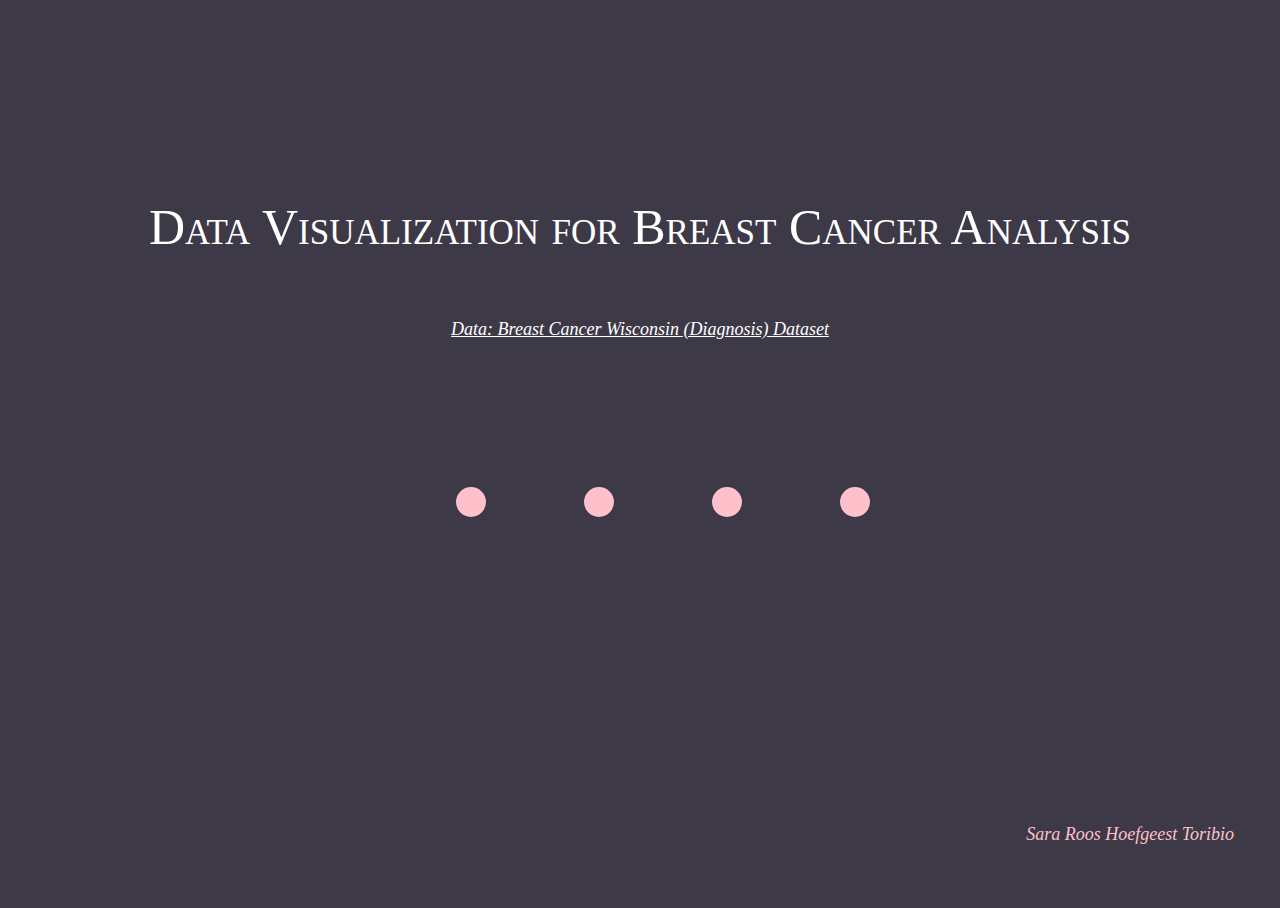
<file: index.html>
<!DOCTYPE html>

<html>
<head>
<link rel="shortcut icon" href="{https://sararht.github.io/d3js_cancer_cell_visualization/static/favicon.ico}">
<link rel="stylesheet" type="text/css" href="https://sararht.github.io/d3js_cancer_cell_visualization/static/css/style.css">
<title>Home</title>
</head>
<body class="home">

<div class="container">
	

	<div class ="Texto"; style= "flex-basis: 60%">

		<p class="textoPortada"; widht=100%;>
			
			Data Visualization for Breast Cancer Analysis

		</p>
		<p style='text-align: center; margin-bottom: 10%' ><a class="subtitulo hipervinculo"; href='https://archive.ics.uci.edu/ml/datasets/Breast+Cancer+Wisconsin+%28Diagnostic%29'; target="_blank">Data: Breast Cancer Wisconsin (Diagnosis) Dataset   </a></p>


	</div>

	 <div  style="flex-basis: 40%" class="container2" >

		<div class='CircOpcion Matriz'; style="cursor: pointer"; onclick="location.replace('Correlaciones.html');"></div>

		<p class="opcionesPortada opcionesMatriz"; style="margin-top:7%"; x=40>
			Correlation Matrix
		</p>

		<div class='CircOpcion Scatter'; style="cursor: pointer"; onclick="location.replace('ScatterPlot.html');"></div>
		<p class="opcionesPortada opcionesScatter"; x=40; style="margin-top:7%">
			Scatter Plot & SPLOM
		</p>

		<div class='CircOpcion PCA'; style="cursor: pointer"; onclick="location.replace('PCA.html');"></div>
		<p class="opcionesPortada opcionesPCA"; x=40; style="margin-top:7%">
			Principal Component Analysis
		</p>

		<div class='CircOpcion Radares'; style="cursor: pointer"; onclick="location.replace('Diag_Radar.html');"></div>
		<p class="opcionesPortada opcionesRadar"; x=40; style="margin-top:7%">
			Radar Diagram
		</p>

	    
	</div>

		<p class="Autor" >Sara Roos Hoefgeest Toribio <br></p>




</div>
</body>
</html>
</file>
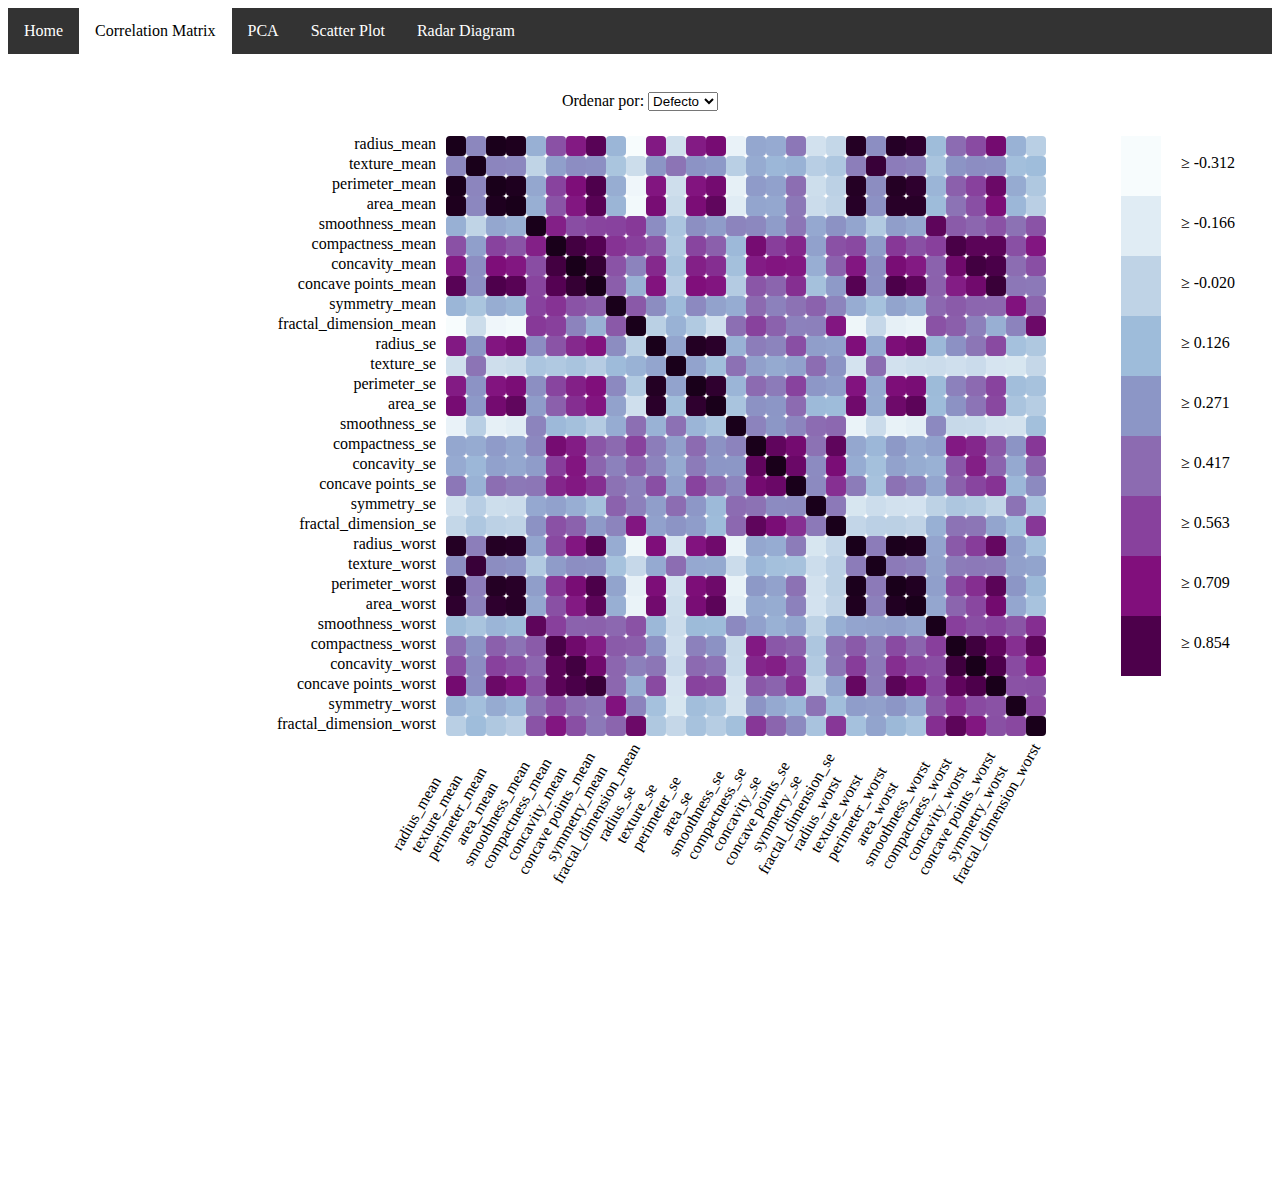
<file: Correlaciones.html>
<!DOCTYPE html>
<html lang="en">
<head>
    <title>Correlaciones</title>
    <meta charset="utf-8">
    <style>    </style>
    <script src="d3.v4.min.js"></script>
    <link rel="shortcut icon" href="{https://sararht.github.io/d3js_cancer_cell_visualization/static/favicon.ico}">
    <link rel="stylesheet" type="text/css" href="https://sararht.github.io/d3js_cancer_cell_visualization/static/css/style.css">
</head>

<body>

    <ul>
      <li><a href="index.html">Home</a></li>
      <li><a class="active" href="Correlaciones.html">Correlation Matrix</a></li>
      <li><a href="PCA.html">PCA</a></li>
      <li><a href="ScatterPlot.html">Scatter Plot</a></li>
      <li><a href="Diag_Radar.html">Radar Diagram</a></li>
    </ul>

    <div id="ComboBoxes" align= center style="width:100%; margin-top: 3%; margin-bottom: 2%"></div>
    <div class="matrizCorrelacion" id="chart" style="width: 100%" style="height:100%">

</div>

<script type="text/javascript" src="static/js/Correlaciones.js"></script>



</body>
</html>
</file>
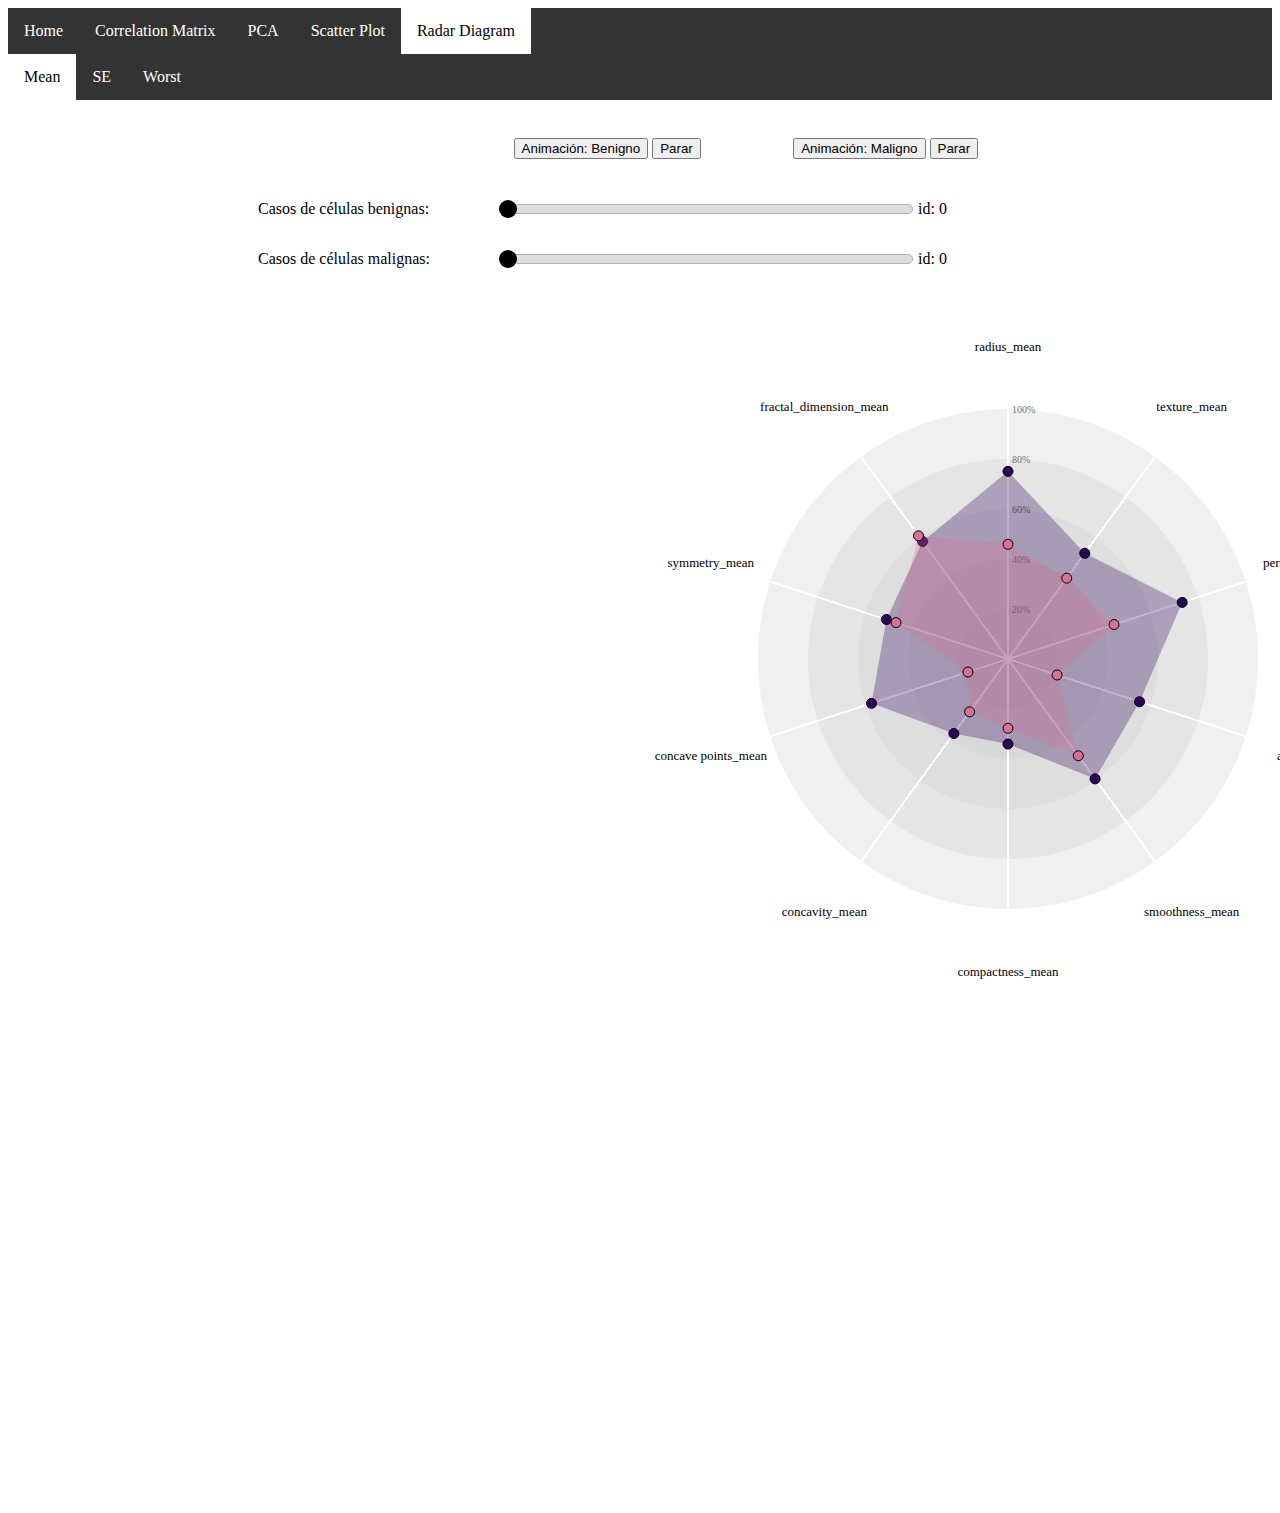
<file: Diag_Radar.html>
<!DOCTYPE html>
<html lang="en">
<head>
    <meta charset="utf-8">
    <title>Radar: Mean</title>
    <style>    </style>
    <script src="d3.v4.min.js"></script>
    <link rel="shortcut icon" href="{https://sararht.github.io/d3js_cancer_cell_visualization/static/favicon.ico}">
    <link rel="stylesheet" type="text/css" href="https://sararht.github.io/d3js_cancer_cell_visualization/static/css/style.css">
</head>

<body>

    <ul>
      <li><a href="index.html">Home</a></li>
      <li><a href="Correlaciones.html">Correlation Matrix</a></li>
      <li><a href="PCA.html">PCA</a></li>
      <li><a href="ScatterPlot.html">Scatter Plot</a></li>
      <li><a class="active" href="Diag_Radar.html">Radar Diagram</a></li>
    </ul>
    <ul>
      
      <li><a class="active"href="Diag_Radar.html">Mean</a></li>
      <li><a href="Diag_Radar_se.html">SE</a></li>
      <li><a href="Diag_Radar_worst.html">Worst</a></li>
    </ul>

    <div class="DiagramaRadar" id="chart">
        <button class='BotonB'; style="margin-top:3%; margin-left: 40%">Animación: Benigno</button>
        <button class='BotonParoB'>Parar</button>
        <button class='BotonM'; style="margin-top:3%; margin-left: 7%">Animación: Maligno</button>
        <button class='BotonParoM'>Parar</button>
    </div>


<script type="text/javascript" src="static/js/funcion Diag_radar.js"></script>
<script type="text/javascript" src="static/js/Diag_Radar.js"></script>




</body>
</html>
</file>
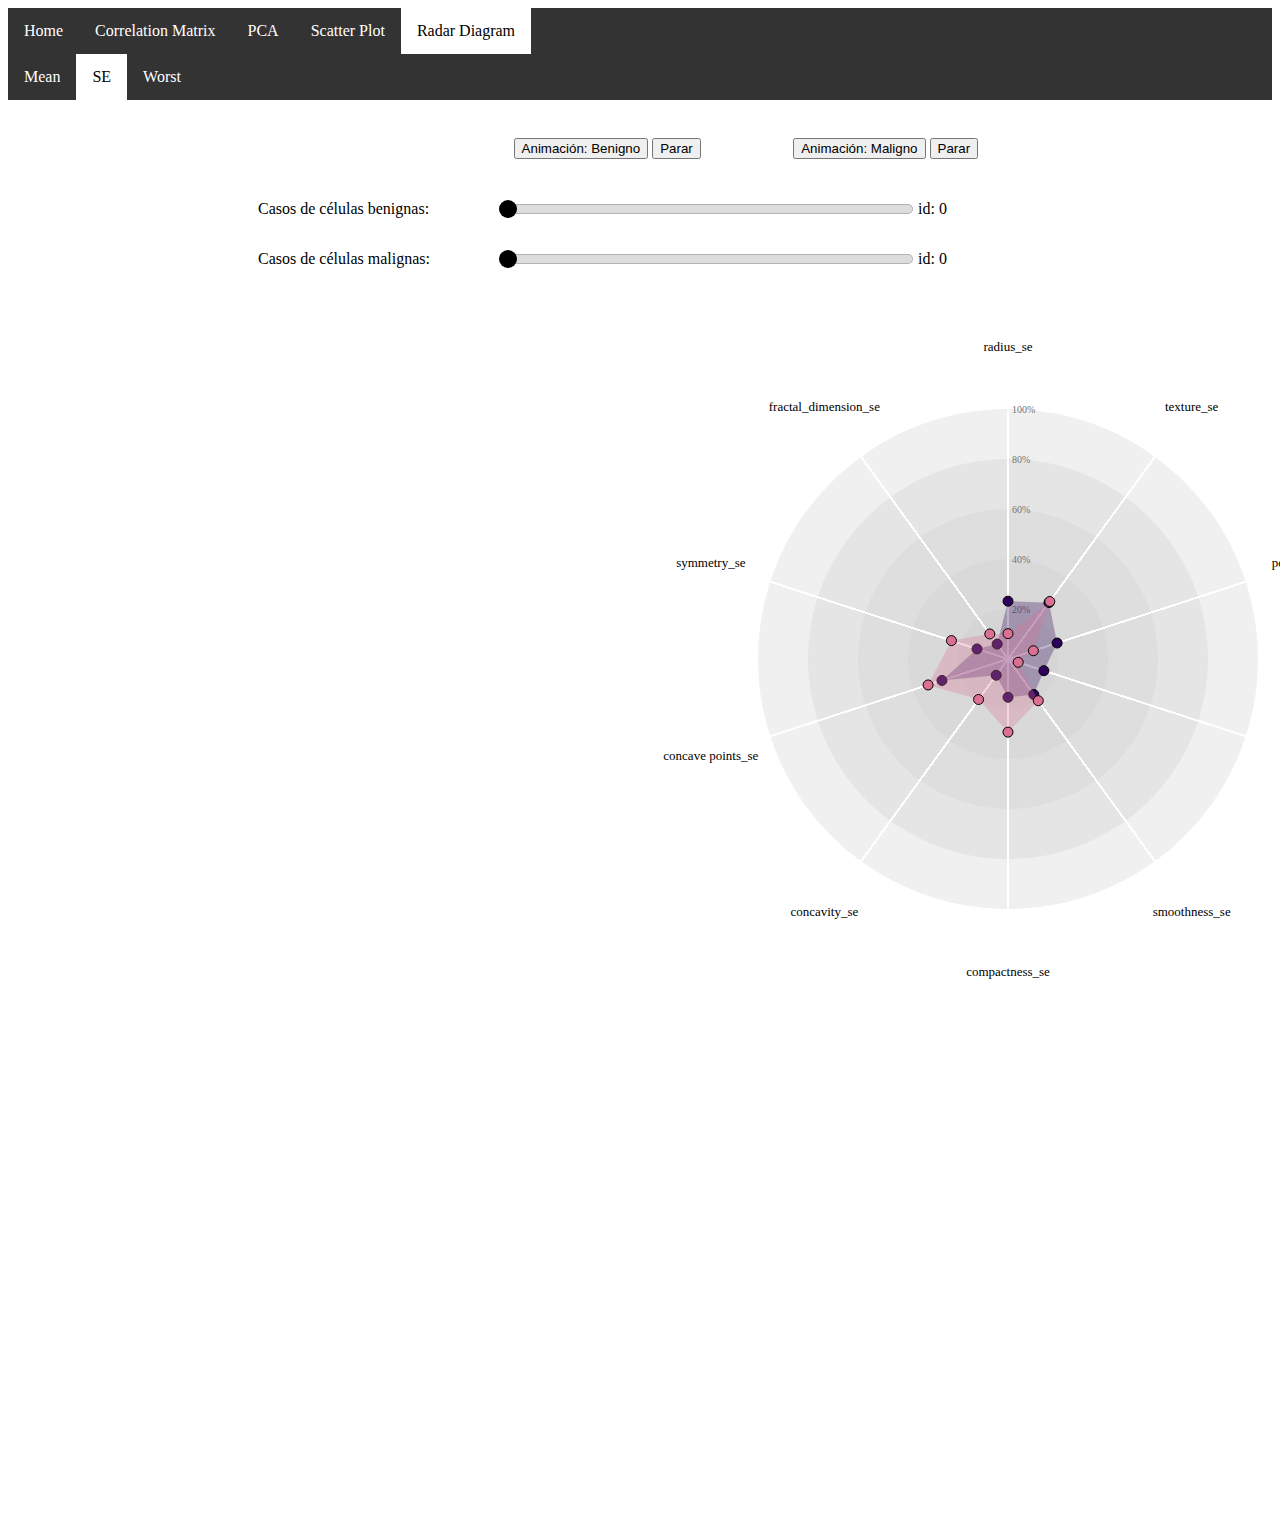
<file: Diag_Radar_se.html>
<!DOCTYPE html>
<html lang="en">
<head>
    <title>Radar: SE</title>
    <meta charset="utf-8">
    <style>    </style>
    <script src="d3.v4.min.js"></script>
    <link rel="shortcut icon" href="{https://sararht.github.io/d3js_cancer_cell_visualization/static/favicon.ico}">
    <link rel="stylesheet" type="text/css" href="https://sararht.github.io/d3js_cancer_cell_visualization/static/css/style.css">
</head>

<body>

    <ul>
      <li><a href="index.html">Home</a></li>
      <li><a href="Correlaciones.html">Correlation Matrix</a></li>
      <li><a href="PCA.html">PCA</a></li>
      <li><a href="ScatterPlot.html">Scatter Plot</a></li>
      <li><a class="active" href="Diag_Radar.html">Radar Diagram</a></li>
    </ul>
    <ul>
      
      <li><a href="Diag_Radar.html">Mean</a></li>
      <li><a class="active" href="Diag_Radar_se.html">SE</a></li>
      <li><a href="Diag_Radar_worst.html">Worst</a></li>
    </ul>

    <div class="DiagramaRadar" id="chart">
        <button class='BotonB'; style="margin-top:3%; margin-left: 40%">Animación: Benigno</button>
        <button class='BotonParoB'>Parar</button>
        <button class='BotonM'; style="margin-top:3%; margin-left: 7%">Animación: Maligno</button>
        <button class='BotonParoM'>Parar</button>

</div>

<script type="text/javascript" src="static/js/funcion Diag_radar.js"></script>
<script type="text/javascript" src="static/js/Diag_Radar_se.js"></script>




</body>
</html>
</file>
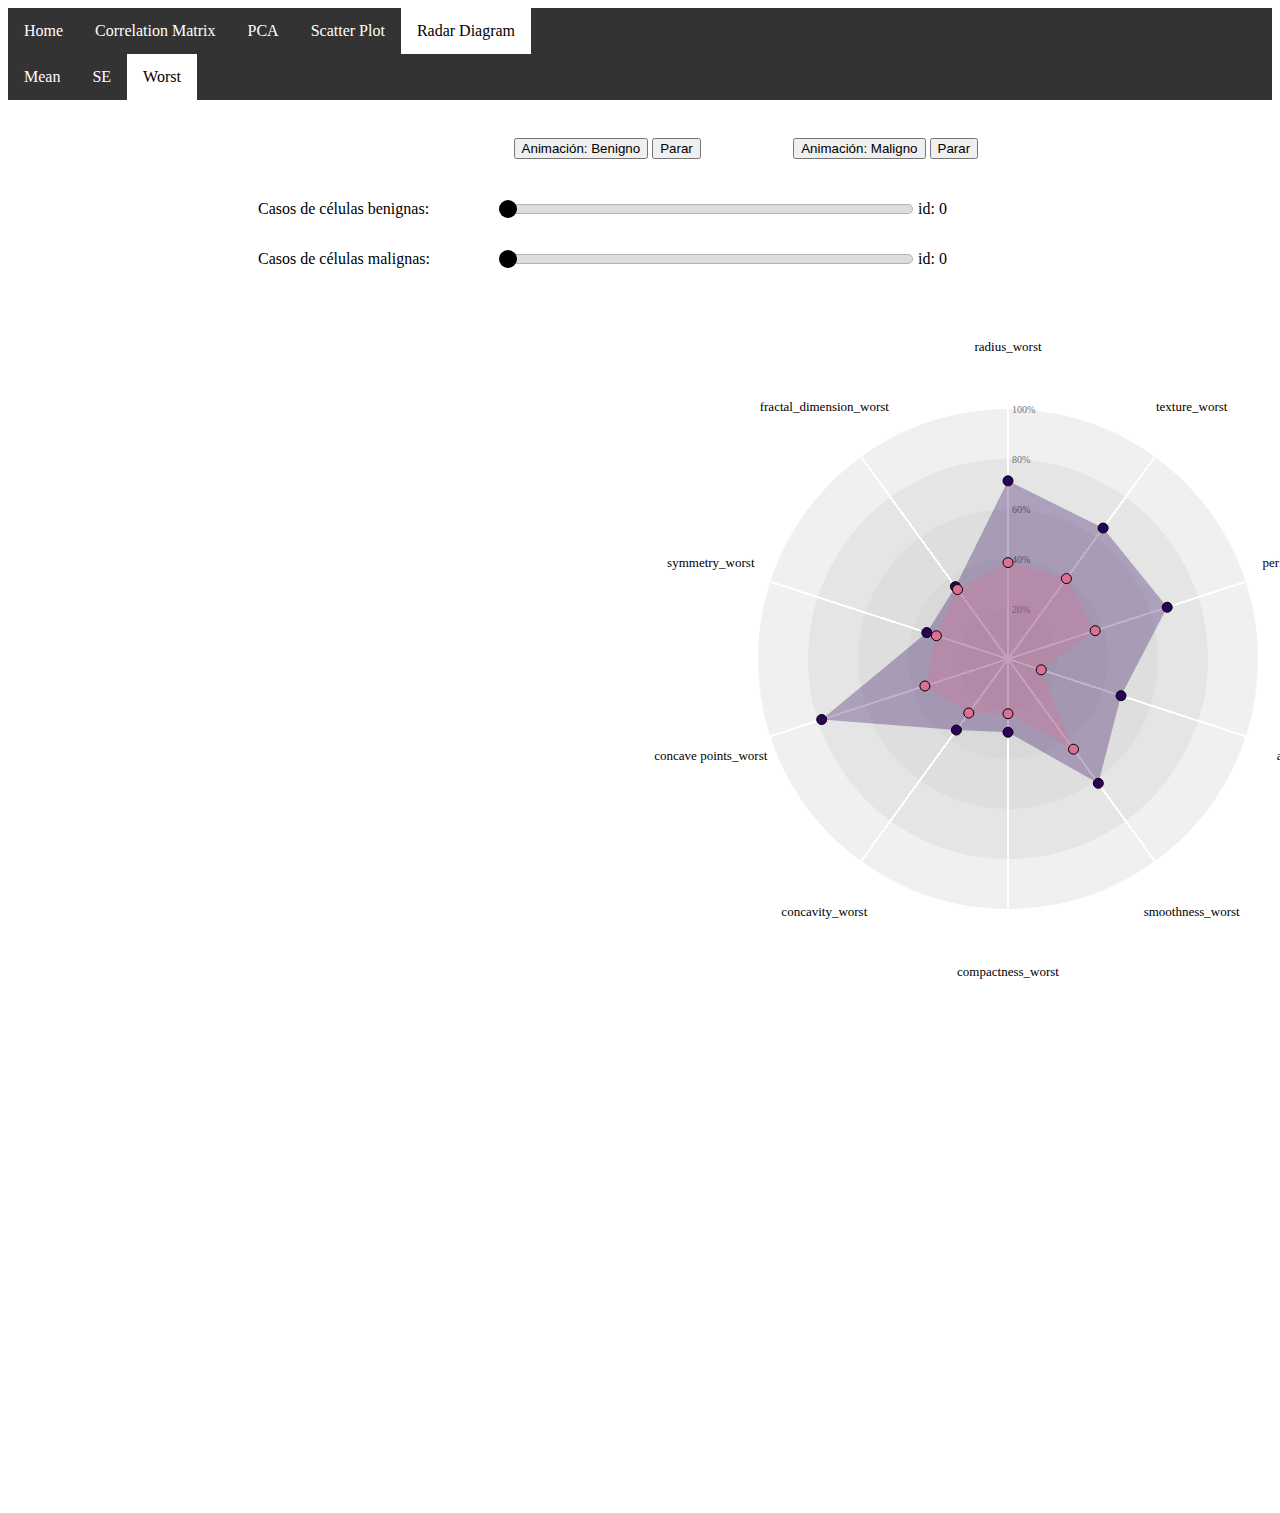
<file: Diag_Radar_worst.html>
<!DOCTYPE html>
<html lang="en">
<head>
    <meta charset="utf-8">
    <title>Radar: Worst</title>
    <style>    </style>
    <script src="d3.v4.min.js"></script>
    <link rel="shortcut icon" href="{https://sararht.github.io/d3js_cancer_cell_visualization/static/favicon.ico}">
    <link rel="stylesheet" type="text/css" href="https://sararht.github.io/d3js_cancer_cell_visualization/static/css/style.css">
</head>

<body>

    <ul>
      <li><a href="index.html">Home</a></li>
      <li><a href="Correlaciones.html">Correlation Matrix</a></li>
      <li><a href="PCA.html">PCA</a></li>
      <li><a href="ScatterPlot.html">Scatter Plot</a></li>
      <li><a class="active" href="Diag_Radar.html">Radar Diagram</a></li>
    </ul>
    <ul>
      
      <li><a href="Diag_Radar.html">Mean</a></li>
      <li><a href="Diag_Radar_se.html">SE</a></li>
      <li><a class="active" href="Diag_Radar_worst.html">Worst</a></li>
    </ul>

    <div class="DiagramaRadar" id="chart">
        <button class='BotonB'; style="margin-top:3%; margin-left: 40%">Animación: Benigno</button>
        <button class='BotonParoB'>Parar</button>
        <button class='BotonM'; style="margin-top:3%; margin-left: 7%">Animación: Maligno</button>
        <button class='BotonParoM'>Parar</button>

</div>

<script type="text/javascript" src="static/js/funcion Diag_radar.js"></script>
<script type="text/javascript" src="static/js/Diag_Radar_worst.js"></script>




</body>
</html>
</file>
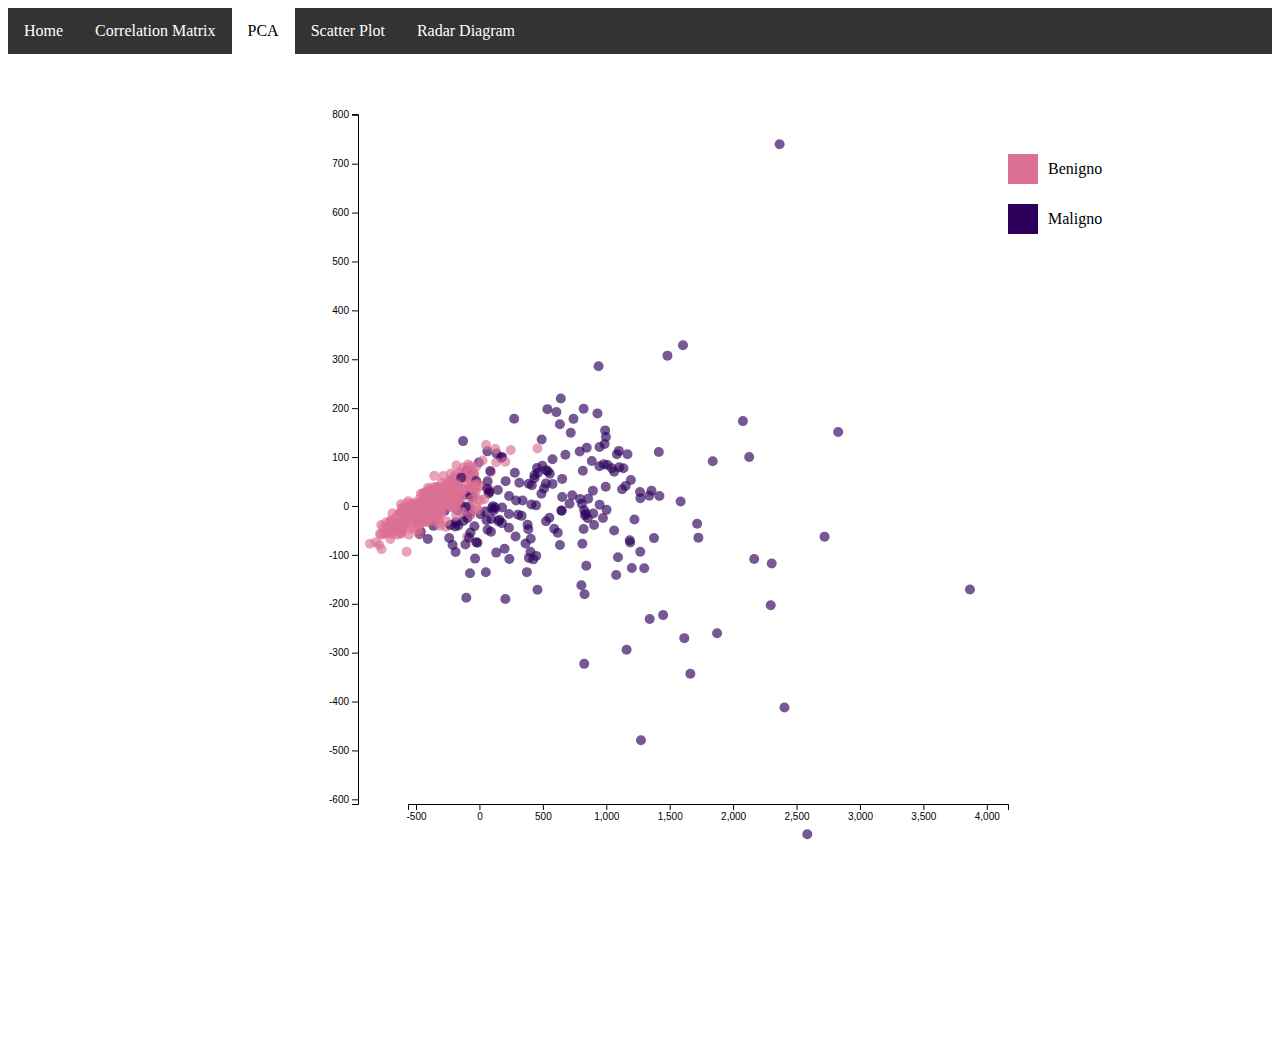
<file: PCA.html>
<!DOCTYPE html>
<html lang="en">
<head>
    <meta charset="utf-8">
    <title>PCA</title>
    <style>    </style>
    <script src="d3.v4.min.js"></script>
    <link rel="shortcut icon" href="{https://sararht.github.io/d3js_cancer_cell_visualization/static/favicon.ico}">
    <link rel="stylesheet" type="text/css" href="https://sararht.github.io/d3js_cancer_cell_visualization/static/css/style.css">
</head>

<body>

    <ul>
      <li><a href="index.html">Home</a></li>
      <li><a href="Correlaciones.html">Correlation Matrix</a></li>
      <li><a class="active" href="PCA.html">PCA</a></li>
      <li><a href="ScatterPlot.html">Scatter Plot</a></li>
      <li><a href="Diag_Radar.html">Radar Diagram</a></li>
    </ul>

    <div class="DiagramaPCA" id="chart">

</div>

<script type="text/javascript" src="static/js/pca.js"></script>



</body>
</html>
</file>
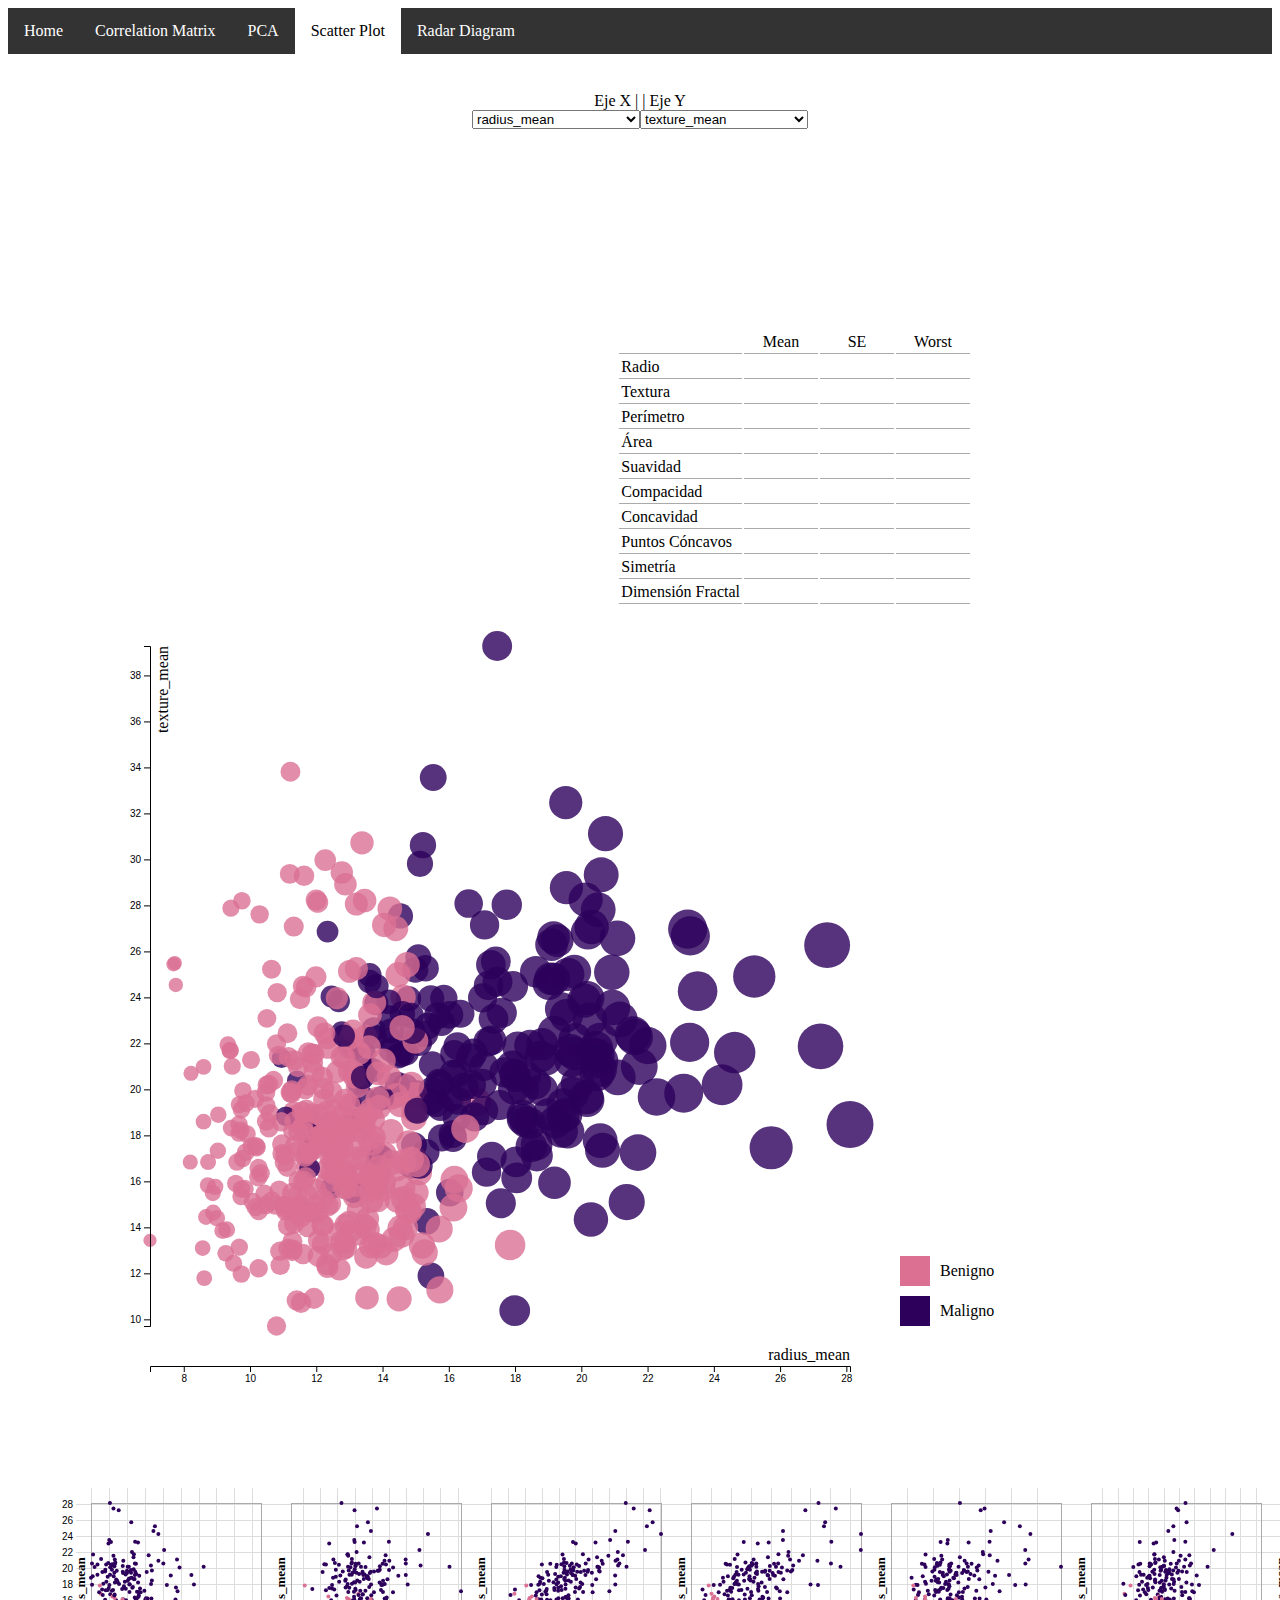
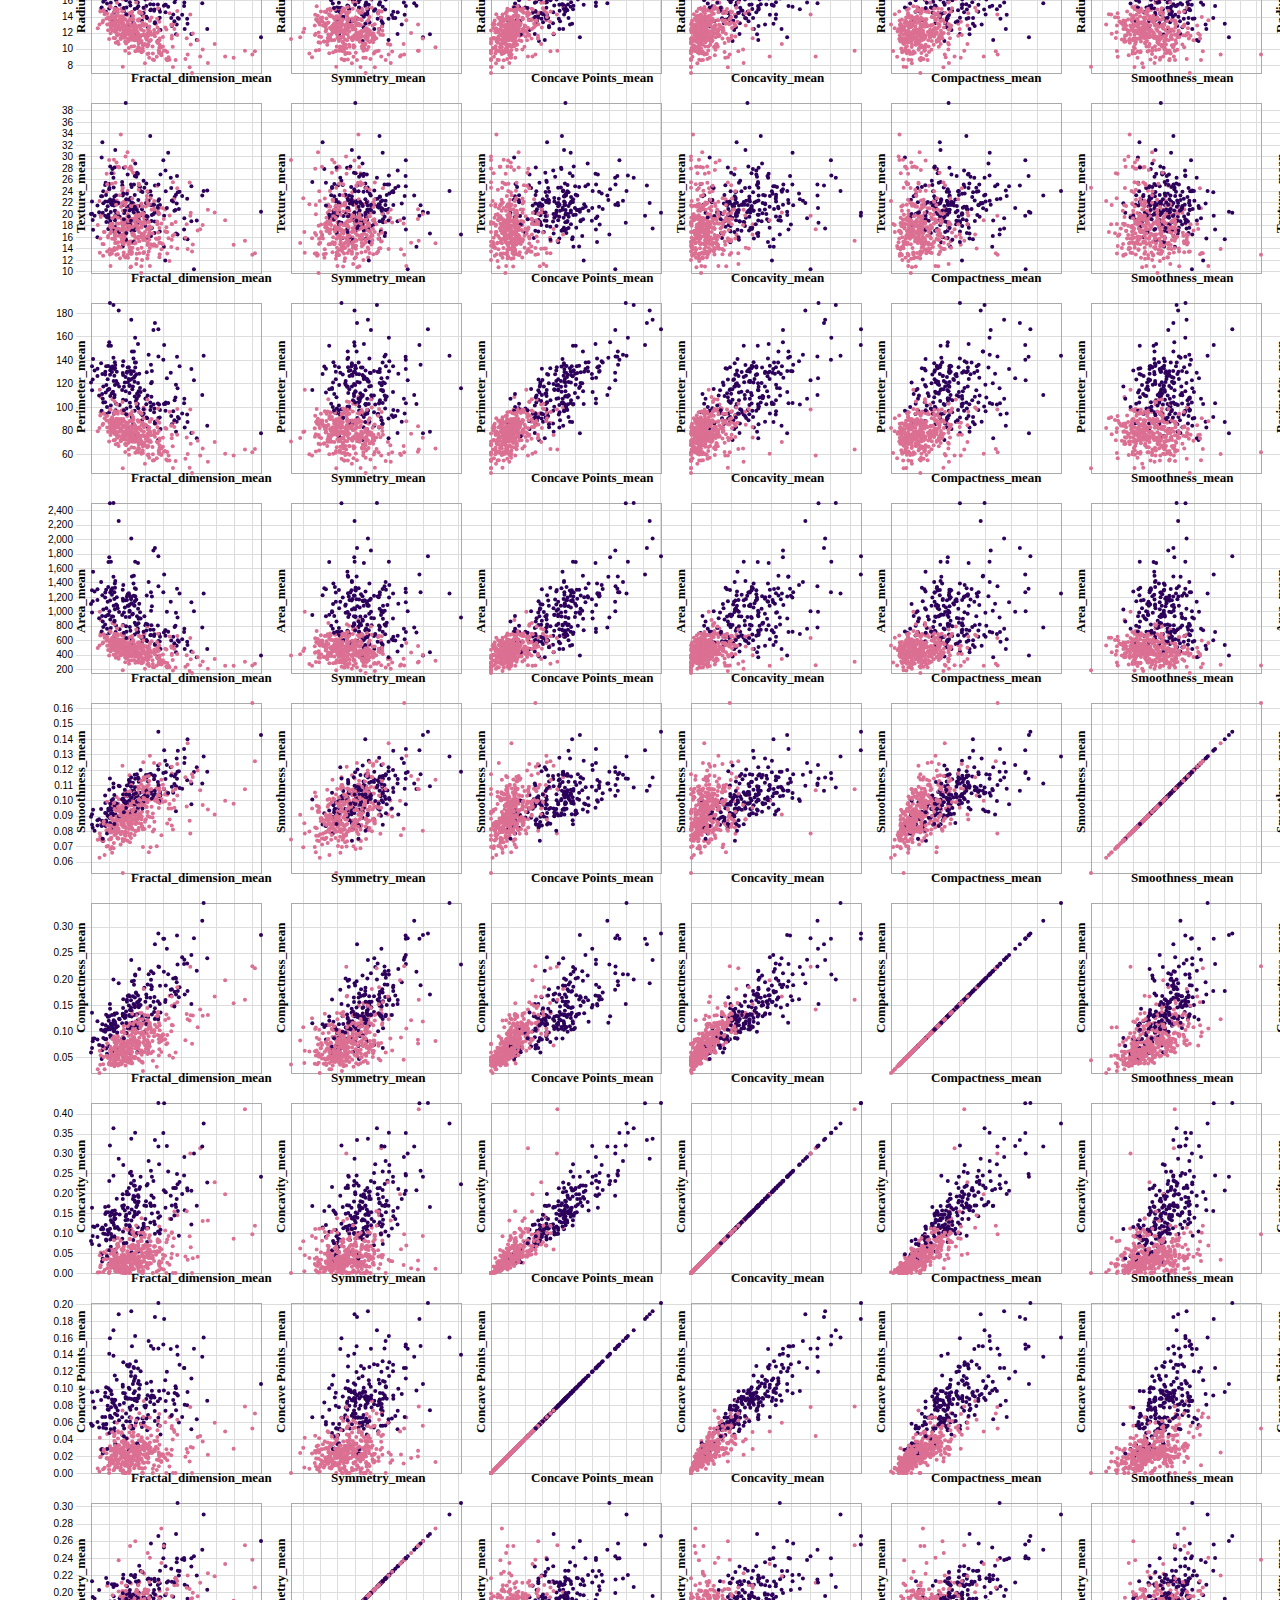
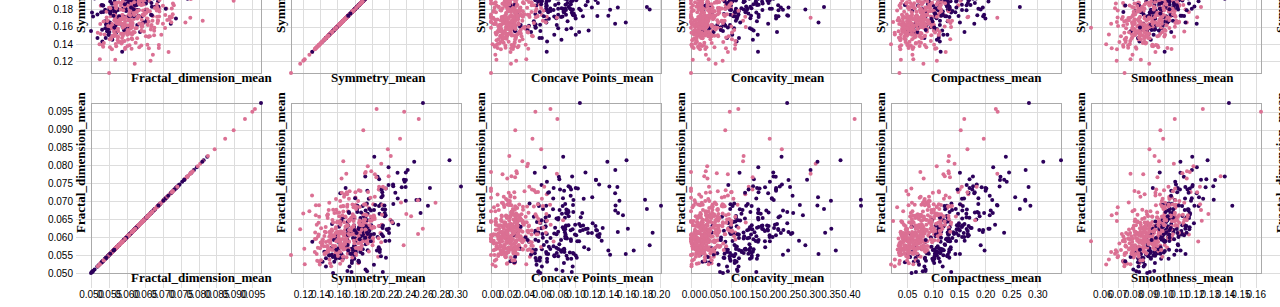
<file: ScatterPlot.html>
<!DOCTYPE html>
<html lang="en">
<head>
    <meta charset="utf-8">
    <title>Scatter Plot</title>
    <style>    </style>
    <script src="d3.v4.min.js"></script>
    <link rel="shortcut icon" href="{https://sararht.github.io/d3js_cancer_cell_visualization/static/favicon.ico}">
    <link rel="stylesheet" type="text/css" href="https://sararht.github.io/d3js_cancer_cell_visualization/static/css/style.css">
    <script type="text/javascript" src="https://sararht.github.io/d3js_cancer_cell_visualization/static/js/colorbrewer.js"></script>
</head>

<body>

    <ul>
      <li><a href="index.html">Home</a></li>
      <li><a href="Correlaciones.html">Correlation Matrix</a></li>
      <li><a href="PCA.html">PCA</a></li>
      <li><a class="active" href="ScatterPlot.html">Scatter Plot</a></li>
      <li><a href="Diag_Radar.html">Radar Diagram</a></li>
    </ul>


</div>

<div id="LeyendaCB" align= center style="width:100%; margin-top:3%" ></div>
<div id="ComboBoxes" align= center style="width:100%" ></div>
<div id="Scatter" align= center style="width:100%; margin-right: 3%">
  <div id = "tabla" style="  float: right; margin-right: 300px; margin-top: 200px">

    <table id = "datos">
    <tbody>
       <tr >
        <td></td>
        <td >Mean</td>
        <td>SE</td>
        <td>Worst</td>
      </tr>
      <tr>
        <td class='titulo'>Radio</td>
        <td id="RadiusMean"></td>
        <td id="RadiusSE"></td>
        <td id="RadiusWorst"></td>
      </tr>
      <tr>
        <td class='titulo'>Textura</td>
        <td id="TextureMean"></td>
        <td id="TextureSE"></td>
        <td id="TextureWorst"></td>
      </tr>
      <tr>
        <td class='titulo'>Perímetro</td>
        <td id ="PerimeterMean"></td>
        <td id ="PerimeterSE"></td> 
        <td id ="PerimeterWorst"></td>  

      </tr>
      <tr>
        <td class='titulo'>Área</td>
        <td id="AreaMean"></td> 
        <td id="AreaSE"></td> 
        <td id="AreaWorst"></td> 
      </tr>
      <tr>
        <td class='titulo'>Suavidad</td>
        <td id="SmoothnessMean"></td> 
        <td id="SmoothnessSE"></td> 
        <td id="SmoothnessWorst"></td> 
      </tr>
      <tr>
        <td class='titulo'>Compacidad</td>
        <td id="CompactnessMean"></td>
        <td id="CompactnessSE"></td> 
        <td id="CompactnessWorst"></td>  
      </tr>
      <tr>
        <td class='titulo'>Concavidad</td>
        <td id="ConcavityMean"></td>
        <td id="ConcavitySE"></td> 
        <td id="ConcavityWorst"></td>  
      </tr>
       <tr>
        <td class='titulo'>Puntos Cóncavos</td>
        <td id="ConcavePointsMean"></td>
        <td id="ConcavePointsSE"></td> 
        <td id="ConcavePointsWorst"></td>  
      </tr>
       <tr>
        <td class='titulo'>Simetría</td>
        <td id="SimmetryMean"></td>
        <td id="SimmetrySE"></td> 
        <td id="SimmetryWorst"></td>  
      </tr>
       <tr>
        <td class='titulo'>Dimensión Fractal </td>
        <td id="FractalDimensionMean"></td>
        <td id="FractalDimensionSE"></td> 
        <td id="FractalDimensionWorst"></td>  
      </tr>
    </tbody>
    </table>    

  </div>

</div>
<div id="splom" align= center style="width:100%; margin-left: 3%; margin-top: 5%; margin-right: 3%"></div>


<script type="text/javascript" src="static/js/ScatterPlot.js"></script>



</body>
</html>
</file>
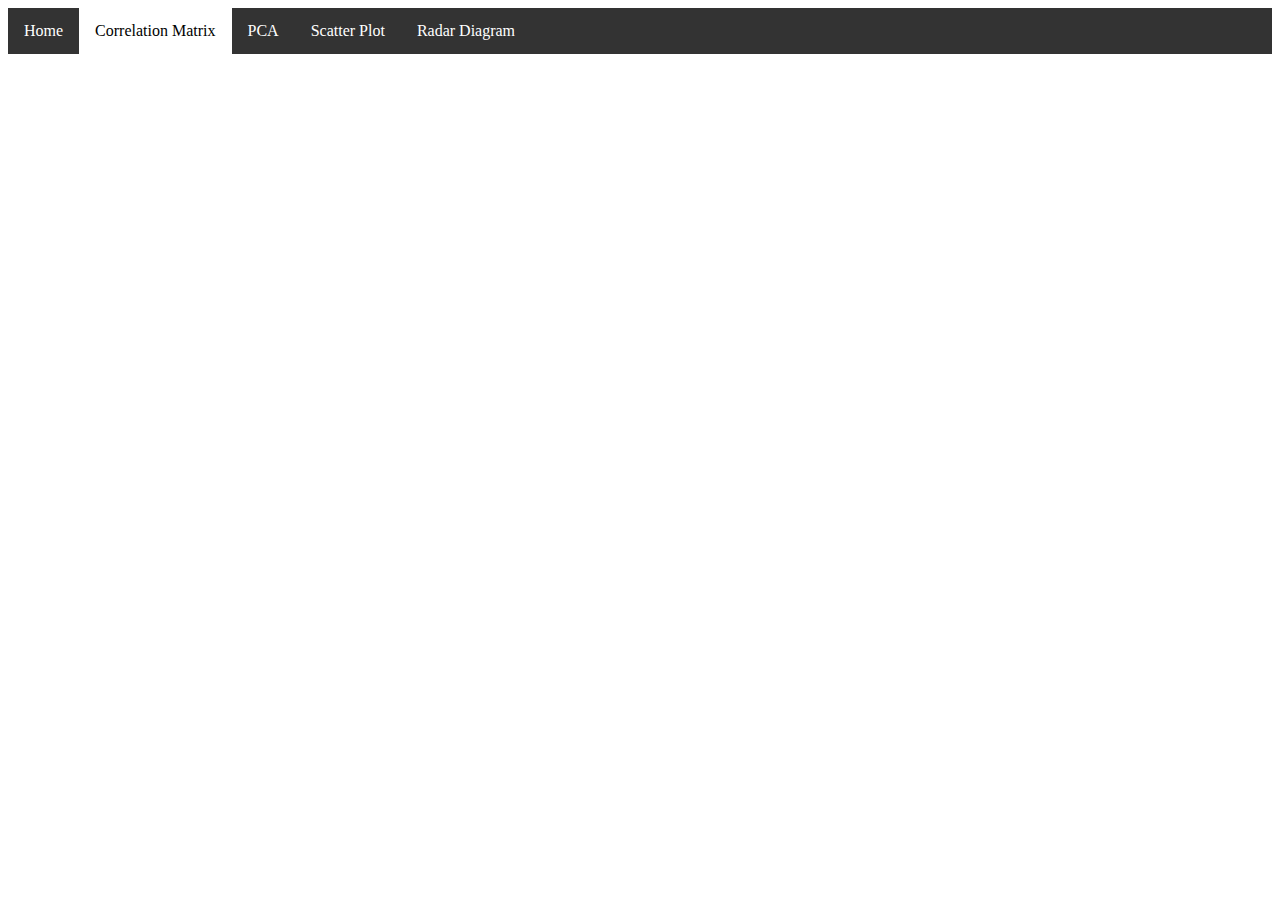
<file: templates/Correlaciones.html>
<!DOCTYPE html>
<html lang="en">
<head>
    <title>Correlaciones</title>
    <meta charset="utf-8">
    <style>    </style>
    <script src="http://d3js.org/d3.v4.min.js"></script>
    <link rel="shortcut icon" href="{{ url_for('static', filename='favicon.ico') }}">
    <link rel="stylesheet" type="text/css" href="../static/css/style.css">
</head>

<body>

    <ul>
      <li><a href="/">Home</a></li>
      <li><a class="active" href="/Correlaciones">Correlation Matrix</a></li>
      <li><a href="/PCA">PCA</a></li>
      <li><a href="/ScatterPlot">Scatter Plot</a></li>
      <li><a href="/Diag_Radar">Radar Diagram</a></li>
    </ul>

    <div id="ComboBoxes" align= center style="width:100%; margin-top: 3%; margin-bottom: 2%"></div>
    <div class="matrizCorrelacion" id="chart" style="width: 100%" style="height:100%">

</div>

<script type="text/javascript" src="../static/js/Correlaciones.js"></script>



</body>
</html>
</file>
<file: static/css/style.css>
html {
  height: 100%;
  width: 100%;
}
body {
  min-height: 100vh;
  min-width: 100vh;
  font-family: "Times New Roman";
}

body.home{
    background: #3e3947
}


.opcionesPortada{
  color: pink;
  text-align: center;
  font-size: 25px;
  font-variant: small-caps;
  margin-top:5%;
  margin-left: 45%;
}

.CircOpcion {
display: inline-block;
position: absolute;
margin-bottom: 5%;
height: 30px;
width: 30px;
border-radius: 100%;
background-color: pink;
    }

.Matriz{ 
  margin-left: 35%;

}
.Scatter{ 
  margin-left: 45%;
}
.PCA{ 
  margin-left: 55%;
}
.Radares{ 
  margin-left: 65%;
}

.CircOpcion.Matriz:hover
{
  
  left: -50px;
  margin-left:37%;
  margin-top: -2%;
  border:1px solid purple;
  height: 100px;
  width: 100px;
  background-image: url("../photos/matrix.jpg"); 
  

}

.CircOpcion.Scatter:hover
{
  border:1px solid pink;
  height: 100px;
  width: 100px;
  background-image: url("../photos/splom.jpg");
  left: -50px;
  margin-left:47%;
  margin-top: -2%; 
}

.CircOpcion.PCA:hover
{
  border:1px solid pink;
  height: 100px;
  width: 100px;
  background-image: url("../photos/PCA.jpg");
  left: -50px;
  margin-left:57%;
  margin-top: -2%; 
}

.CircOpcion.Radares:hover
{
  border:1px solid pink;
  height: 100px;
  width: 100px;
  background-image: url("../photos/radar.jpg");
  left: -50px;
  margin-left:67%;
  margin-top: -2%; 
}




.CircOpcion.Matriz:hover + .opcionesMatriz {
display:block;
}
.opcionesMatriz {
display:none;


}

.CircOpcion.Scatter:hover + .opcionesScatter {
display:block;
}
.opcionesScatter {
display:none; 
}

.CircOpcion.PCA:hover + .opcionesPCA {
display:block;
}
.opcionesPCA {
display:none; 
}

.CircOpcion.Radares:hover + .opcionesRadar {
display:block;
}

.opcionesRadar {
display:none; 
}




.container{
  height: 100vh;
  width: 100%;
  display: flex;
  flex-direction: column;
}

.container2{
  height: 100vh;
  width: 100%;
  display: flex;
  flex-direction: row;
}

.textoPortada{
  color: white;
  text-align: center;
  font-size: 50px;
  font-variant: small-caps;
  margin-top: 15%;
  font-variant: small-caps;
  margin-bottom: 5%

}


.descripcionPortada{
  color: white;
  text-align: center;
  font-size: 24px;
  margin-top:1%;
  margin-left: 20%
  margin-right:20%;
  /*font-variant: small-caps;*/
  
    
}

.cita{
  margin-top: 5%;
  margin-left: 3%;
  margin-bottom: 10%;
  color: pink;
  text-align: center;
  font-style: italic;
  font-size: 18px;
}

.Autor{
 /* margin-top: 5%;*/
  margin-left: 3%;
  margin-bottom: 5%;
  margin-right: 3%;
  color: pink;
  text-align: right;
  font-style: italic;
  font-size: 18px;
}

a.subtitulo{
  margin-top: 1%;
  margin-left: 3%;
  margin-bottom: 5%;
  margin-right: 3%;
  color: white;
  text-align: center;
  font-style: italic;
  font-size: 18px;
  text-decoration: underline;
}


a.hipervinculo:hover{
  color: hotpink;
  cursor: pointer;

}

.circPortada{
  stroke: white;
  stroke-width: 1px;
}

.circPortada:hover:not(.circActive){
  fill:violet;
  stroke: violet; 
  stroke-width: 4px;
}

.circPortada:hover .opcionesPortada {
  visibility: visible;
}

.circActive{
  fill: white;
}


ul {  
    list-style-type: none;
    margin: 0;
    padding: 0;
    /*width: 200px;*/
    background-color: #333;
    /*height: 100%;*/
    overflow: hidden;
    /*position: fixed;*/
}

li {
    float: left;
}

li a {
    display: block;
    color: white;
    text-align: center;
    padding: 14px 16px;
    text-decoration: none;

}

li a.active {
    background-color: white;
    color: black;
}

li a:hover:not(.active) {
    background-color: white;
    color: black;
}

div.cuerpo {
    margin-left:200px;
    padding:1px 30px;
    height:1000px;
}

div.matrizCorrelacion {
  margin-left: 20%;
  height: 100%
  width: 100%;

}

div.Radar {
  margin-left: 20%;
  height: 100vh
  width: 100vh;

}

img {
    opacity: 0.5;
    filter: alpha(opacity=50); /* For IE8 and earlier */
}

img:hover {
    opacity: 1.0;
    filter: alpha(opacity=100); /* For IE8 and earlier */
}


.ticks {
  font: 10px sans-serif;
}

.track,
.track-inset,
.track-overlay {
  stroke-linecap: round;
}

.track {
  stroke: #000;
  stroke-opacity: 0.3;
  stroke-width: 10px;
}

.track-inset {
  stroke: #ddd;
  stroke-width: 8px;
}

.track-overlay {
  pointer-events: stroke;
  stroke-width: 50px;
  stroke: transparent;
  cursor: crosshair;
}

.track-overlay {
  pointer-events: stroke;
  stroke-width: 50px;
  stroke: transparent;
  cursor: crosshair;
}

.handle {
  fill: #fff;
  stroke: #000;
  stroke-opacity: 0.5;
  stroke-width: 1.25px;
}

.handleM {
  fill: #fff;
  stroke: #000;
  stroke-opacity: 0.5;
  stroke-width: 1.25px;
}

.active {
  stroke: #000;
  stroke-width: 4px;
}

text.selected {
  fill: red;
}


.tick text.selected {
    font-weight: bold;
    font-size: 1.2em;
    fill: #47ff63;
  }

.tick line.selected {
    stroke: #47ff63;  
  }



circle.hidden {
  fill: #ccc !important;
}



.selection {
  fill: #000;
  fill-opacity: .125;
  stroke: #fff;
}

.axis,
.frame {
  shape-rendering: crispEdges; 
}

.axis line {
  stroke: #ddd;
}

.axis path {
  display: none;
}

.cell text {
  font-weight: bold;
  text-transform: capitalize;
}

.frame {
  fill: none;
  stroke: #aaa;
}


#datos table {
    font-family: sans-serif;
    border-collapse: collapse;
    width: 100%;
    margin-right:50px;
    background: #fff;    
}

#datos td {

    border-bottom: 1px solid #aaa;
    font-weight: normal;
    text-align: center;
    min-width:70px;
    padding: 2px;
}

#datos td.titulo{
  text-align: left;
}
</file>
